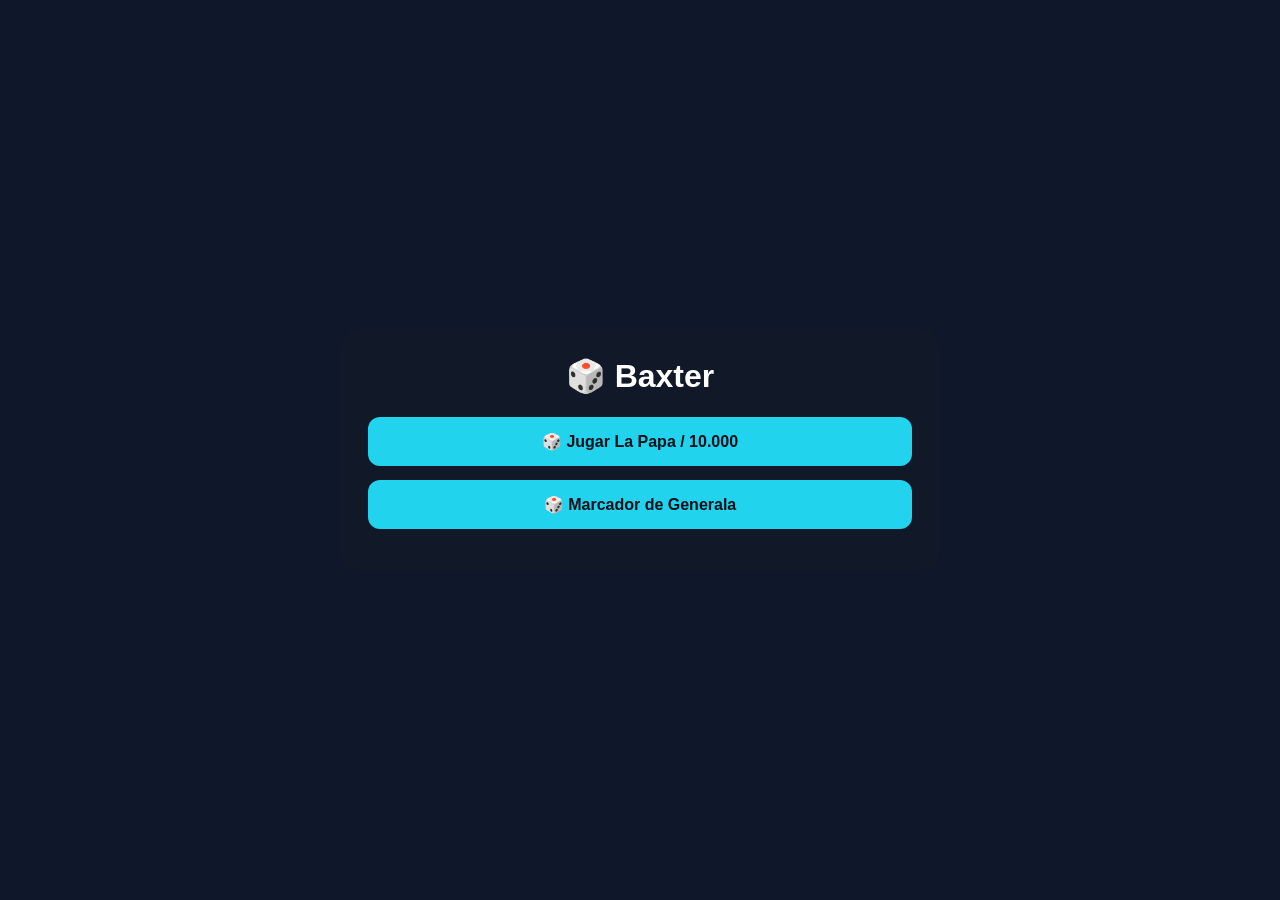
<file: index.html>
<!DOCTYPE html>
<html lang="es">
<head>
    <meta charset="UTF-8">
    <meta name="viewport" content="width=device-width, initial-scale=1.0">
    <title>Baxter</title>
    <style>
        * { box-sizing: border-box; }
        body {
            margin: 0;
            min-height: 100vh;
            display: grid;
            place-items: center;
            padding: 24px;
            font-family: Arial, sans-serif;
            background: #0f172a;
            color: white;
        }
        main {
            width: 100%;
            max-width: 600px;
            padding: 28px;
            background: #111827;
            border-radius: 20px;
            text-align: center;
        }
        h1 { margin-top: 0; }
        a {
            display: block;
            margin: 14px 0;
            padding: 15px;
            border-radius: 12px;
            background: #22d3ee;
            color: #061018;
            text-decoration: none;
            font-weight: bold;
        }
    </style>
</head>
<body>
    <main>
        <h1>🎲 Baxter</h1>
        <a href="contador.html">🎲 Jugar La Papa / 10.000</a>
        <a href="generala.html">🎲 Marcador de Generala</a>
    </main>
</body>
</html>
</file>
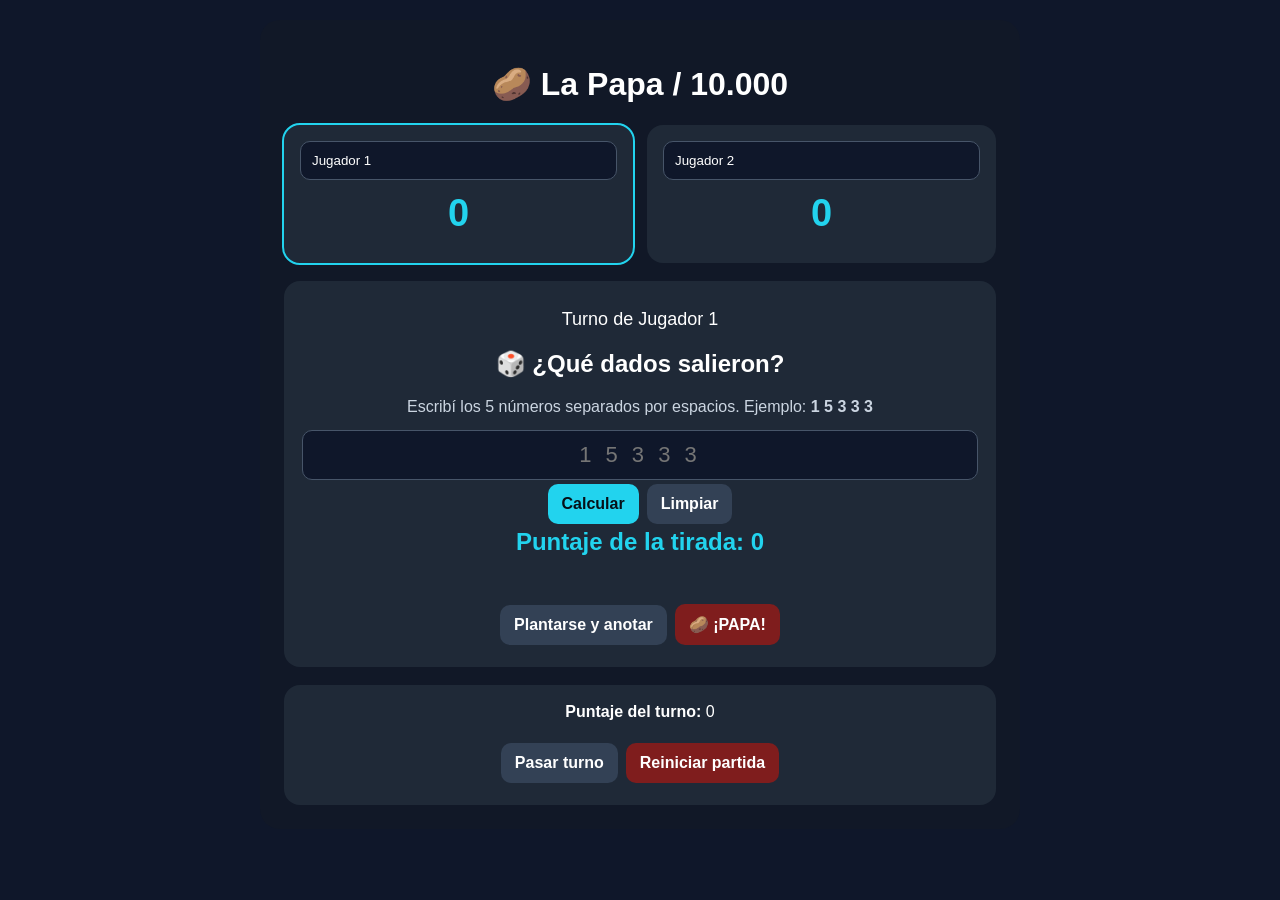
<file: contador.html>
<!DOCTYPE html>
<html lang="es">
<head>
<meta charset="UTF-8"><meta name="viewport" content="width=device-width,initial-scale=1.0">
<title>La Papa / 10.000</title>
<style>
*{box-sizing:border-box}body{margin:0;padding:20px;font-family:Arial,sans-serif;background:#0f172a;color:white}.contenedor{max-width:760px;margin:auto;background:#111827;padding:24px;border-radius:20px}h1,h2{text-align:center}.jugadores{display:grid;grid-template-columns:repeat(2,1fr);gap:14px}.jugador{background:#1f2937;padding:16px;border-radius:16px;text-align:center}.nombre,#entradaDados{width:100%;padding:11px;border:1px solid #475569;border-radius:10px;background:#0f172a;color:white}.puntos{font-size:38px;font-weight:bold;color:#22d3ee;margin:12px 0}.activo{outline:2px solid #22d3ee}.seccion{margin-top:18px;padding:18px;background:#1f2937;border-radius:16px}.ayuda{text-align:center;color:#cbd5e1;margin:8px 0 14px}#entradaDados{font-size:22px;text-align:center;letter-spacing:4px}button{font:inherit;padding:11px 14px;border:0;border-radius:10px;cursor:pointer;font-weight:bold;margin:4px}.principal{background:#22d3ee;color:#061018}.secundario{background:#334155;color:white}.peligro{background:#7f1d1d;color:white}.turno,.resultado,.mensaje{text-align:center}.turno{font-size:18px;margin:10px 0}.resultado{font-size:24px;color:#22d3ee;font-weight:bold}.mensaje{min-height:24px;margin:10px 0}@media(max-width:600px){.jugadores{grid-template-columns:1fr}}
</style>
</head>
<body>
<main class="contenedor">
<h1>🥔 La Papa / 10.000</h1>
<div class="jugadores">
<section class="jugador activo" id="jugador1"><input class="nombre" id="nombre1" value="Jugador 1"><div class="puntos" id="puntos1">0</div></section>
<section class="jugador" id="jugador2"><input class="nombre" id="nombre2" value="Jugador 2"><div class="puntos" id="puntos2">0</div></section>
</div>
<section class="seccion">
<div class="turno" id="turno">Turno de Jugador 1</div>
<h2>🎲 ¿Qué dados salieron?</h2>
<p class="ayuda">Escribí los 5 números separados por espacios. Ejemplo: <b>1 5 3 3 3</b></p>
<input id="entradaDados" inputmode="numeric" maxlength="9" placeholder="1 5 3 3 3" aria-label="Números de los cinco dados">
<div style="text-align:center"><button class="principal" onclick="calcularTirada()">Calcular</button><button class="secundario" onclick="limpiarDados()">Limpiar</button></div>
<div class="resultado" id="resultado">Puntaje de la tirada: 0</div><div class="mensaje" id="mensaje"></div>
<div style="text-align:center"><button class="secundario" onclick="plantarse()">Plantarse y anotar</button><button class="peligro" onclick="papa()">🥔 ¡PAPA!</button></div>
</section>
<section class="seccion"><div style="text-align:center"><strong>Puntaje del turno: </strong><span id="puntajeTurno">0</span><br><br><button class="secundario" onclick="pasarTurno()">Pasar turno</button><button class="peligro" onclick="reiniciar()">Reiniciar partida</button></div></section>
</main>
<script>
const entradaDados=document.getElementById('entradaDados');let puntos=[0,0],jugadorActual=0,turnoPuntos=0,yaEntro=[false,false];
function nombre(){return document.getElementById('nombre'+(jugadorActual+1)).value||'Jugador '+(jugadorActual+1)}
function obtenerDados(){return entradaDados.value.trim().split(/\s+/).map(Number)}
function calcularPuntaje(v){const c=[0,0,0,0,0,0,0];v.forEach(x=>c[x]++);let p=0;
if((c[1]&&c[2]&&c[3]&&c[4]&&c[5])||(c[2]&&c[3]&&c[4]&&c[5]&&c[6]))return 1000;
for(let n=1;n<=6;n++)if(c[n]>=3){p+=n===1?1000:n*100;if(c[n]===4)p+=n===1?1000:n*100;if(c[n]===5)p+=n===1?1000:n*100}
if(c[1]<3)p+=c[1]*100;if(c[5]<3)p+=c[5]*50;return p}
function calcularTirada(){const v=obtenerDados();if(v.length!==5||v.some(x=>!Number.isInteger(x)||x<1||x>6)){document.getElementById('mensaje').textContent='Poné exactamente 5 números del 1 al 6. Ejemplo: 1 5 3 3 3';return}const p=calcularPuntaje(v);document.getElementById('resultado').textContent='Puntaje de la tirada: '+p;if(p===0){document.getElementById('mensaje').textContent='¡PAPA! No salió ningún dado que puntúe. Perdés todo el turno.';turnoPuntos=0;document.getElementById('puntajeTurno').textContent='0';cambiarJugador();return}turnoPuntos+=p;document.getElementById('puntajeTurno').textContent=turnoPuntos;document.getElementById('mensaje').textContent='Sumaste '+p+' al turno. Podés seguir o plantarte.'}
function plantarse(){if(turnoPuntos===0){document.getElementById('mensaje').textContent='Primero conseguí puntos en el turno.';return}if(!yaEntro[jugadorActual]){if(turnoPuntos<750){document.getElementById('mensaje').textContent='Para empezar a anotar necesitás 750 puntos o más en un solo turno.';return}yaEntro[jugadorActual]=true}puntos[jugadorActual]+=turnoPuntos;actualizarMarcador();if(puntos[jugadorActual]>=10000){document.getElementById('mensaje').textContent=nombre()+' llegó a 10.000 y gana la partida. 🏆';document.querySelectorAll('button').forEach(b=>b.disabled=true);return}pasarTurno()}
function papa(){turnoPuntos=0;document.getElementById('puntajeTurno').textContent='0';document.getElementById('resultado').textContent='Puntaje de la tirada: 0';document.getElementById('mensaje').textContent='¡PAPA! Perdés todo lo acumulado en este turno.';limpiarDados();cambiarJugador()}
function pasarTurno(){turnoPuntos=0;document.getElementById('puntajeTurno').textContent='0';document.getElementById('resultado').textContent='Puntaje de la tirada: 0';document.getElementById('mensaje').textContent='';limpiarDados();cambiarJugador()}
function limpiarDados(){entradaDados.value='';entradaDados.focus()}
function cambiarJugador(){jugadorActual=jugadorActual===0?1:0;document.getElementById('jugador1').classList.toggle('activo',jugadorActual===0);document.getElementById('jugador2').classList.toggle('activo',jugadorActual===1);document.getElementById('turno').textContent='Turno de '+nombre()}
function actualizarMarcador(){document.getElementById('puntos1').textContent=puntos[0];document.getElementById('puntos2').textContent=puntos[1]}
function reiniciar(){puntos=[0,0];yaEntro=[false,false];jugadorActual=0;turnoPuntos=0;actualizarMarcador();document.getElementById('puntajeTurno').textContent='0';document.getElementById('resultado').textContent='Puntaje de la tirada: 0';document.getElementById('mensaje').textContent='';document.getElementById('turno').textContent='Turno de '+nombre();document.getElementById('jugador1').classList.add('activo');document.getElementById('jugador2').classList.remove('activo');document.querySelectorAll('button').forEach(b=>b.disabled=false);limpiarDados()}
</script>
</body>
</html>
</file>
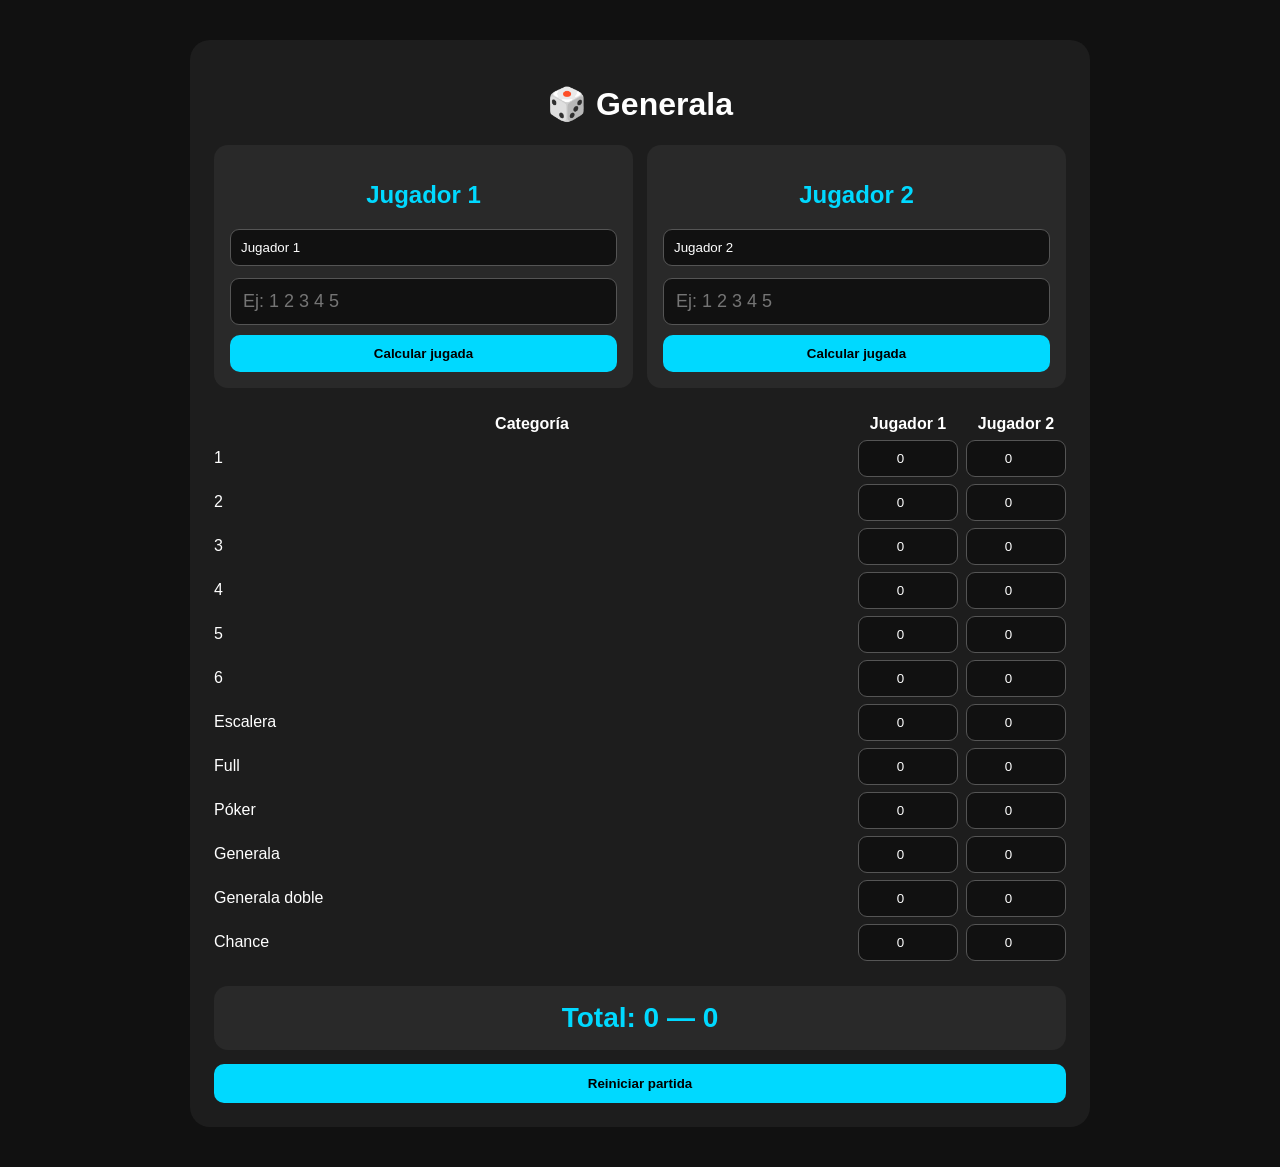
<file: generala.html>
<!DOCTYPE html>
<html lang="es">
<head>
<meta charset="UTF-8">
<meta name="viewport" content="width=device-width, initial-scale=1.0">
<title>Generala</title>
<style>
*{box-sizing:border-box}body{margin:0;font-family:Arial,sans-serif;background:#111;color:#fff;padding:20px}.contenedor{max-width:900px;margin:20px auto;background:#1d1d1d;padding:24px;border-radius:20px}h1{text-align:center}.jugadores{display:grid;grid-template-columns:1fr 1fr;gap:14px}.jugador{background:#292929;padding:16px;border-radius:14px}.jugador h2{text-align:center;color:#00d9ff}.nombre{width:100%;padding:10px;border-radius:9px;border:1px solid #555;background:#111;color:#fff;margin-bottom:12px}.dados{width:100%;padding:12px;border-radius:9px;border:1px solid #555;background:#111;color:#fff;font-size:18px}.calcular{width:100%;margin-top:10px;padding:11px;border:0;border-radius:10px;background:#00d9ff;color:#000;font-weight:bold;cursor:pointer}.tablero{margin-top:20px;overflow-x:auto}.fila{display:grid;grid-template-columns:1fr 100px 100px;gap:8px;margin:7px 0;align-items:center}.fila input{width:100%;padding:10px;border-radius:9px;border:1px solid #555;background:#111;color:#fff;text-align:center}.total{margin-top:18px;padding:16px;background:#292929;border-radius:14px;text-align:center;font-size:28px;font-weight:bold;color:#00d9ff}.reiniciar{width:100%;margin-top:14px;padding:12px;border:0;border-radius:10px;background:#00d9ff;color:#000;font-weight:bold;cursor:pointer}.encabezado{font-weight:bold;text-align:center}@media(max-width:650px){.jugadores{grid-template-columns:1fr}.fila{grid-template-columns:1fr 85px 85px}}
</style>
</head>
<body>
<main class="contenedor">
<h1>🎲 Generala</h1>
<div class="jugadores">
<div class="jugador">
<h2>Jugador 1</h2>
<input id="nombre1" class="nombre" value="Jugador 1">
<input id="dados1" class="dados" placeholder="Ej: 1 2 3 4 5">
<button class="calcular" onclick="calcular(1)">Calcular jugada</button>
</div>
<div class="jugador">
<h2>Jugador 2</h2>
<input id="nombre2" class="nombre" value="Jugador 2">
<input id="dados2" class="dados" placeholder="Ej: 1 2 3 4 5">
<button class="calcular" onclick="calcular(2)">Calcular jugada</button>
</div>
</div>
<div class="tablero">
<div class="fila encabezado"><span>Categoría</span><span>Jugador 1</span><span>Jugador 2</span></div>
<div class="fila"><span>1</span><input id="j1_1" type="number" min="0" value="0"><input id="j2_1" type="number" min="0" value="0"></div>
<div class="fila"><span>2</span><input id="j1_2" type="number" min="0" value="0"><input id="j2_2" type="number" min="0" value="0"></div>
<div class="fila"><span>3</span><input id="j1_3" type="number" min="0" value="0"><input id="j2_3" type="number" min="0" value="0"></div>
<div class="fila"><span>4</span><input id="j1_4" type="number" min="0" value="0"><input id="j2_4" type="number" min="0" value="0"></div>
<div class="fila"><span>5</span><input id="j1_5" type="number" min="0" value="0"><input id="j2_5" type="number" min="0" value="0"></div>
<div class="fila"><span>6</span><input id="j1_6" type="number" min="0" value="0"><input id="j2_6" type="number" min="0" value="0"></div>
<div class="fila"><span>Escalera</span><input id="j1_escalera" type="number" min="0" value="0"><input id="j2_escalera" type="number" min="0" value="0"></div>
<div class="fila"><span>Full</span><input id="j1_full" type="number" min="0" value="0"><input id="j2_full" type="number" min="0" value="0"></div>
<div class="fila"><span>Póker</span><input id="j1_poker" type="number" min="0" value="0"><input id="j2_poker" type="number" min="0" value="0"></div>
<div class="fila"><span>Generala</span><input id="j1_generala" type="number" min="0" value="0"><input id="j2_generala" type="number" min="0" value="0"></div>
<div class="fila"><span>Generala doble</span><input id="j1_doble" type="number" min="0" value="0"><input id="j2_doble" type="number" min="0" value="0"></div>
<div class="fila"><span>Chance</span><input id="j1_chance" type="number" min="0" value="0"><input id="j2_chance" type="number" min="0" value="0"></div>
</div>
<div class="total">Total: <span id="total1">0</span> — <span id="total2">0</span></div>
<button class="reiniciar" onclick="reiniciar()">Reiniciar partida</button>
</main>
<script>
const categorias=['1','2','3','4','5','6','escalera','full','poker','generala','doble','chance'];
function obtenerDados(n){return document.getElementById('dados'+n).value.trim().split(/\s+/).map(Number).filter(x=>Number.isInteger(x)&&x>=1&&x<=6)}
function calcular(n){
 const d=obtenerDados(n); if(d.length!==5){alert('Ingresá exactamente 5 dados, por ejemplo: 1 2 3 4 5');return}
 const c=[0,0,0,0,0,0,0]; d.forEach(x=>c[x]++);
 for(let i=1;i<=6;i++) document.getElementById('j'+n+'_'+i).value=c[i]*i;
 const orden=d.slice().sort((a,b)=>a-b).join('');
 const escalera=orden==='12345'||orden==='23456';
 const full=c.includes(3)&&c.includes(2);
 const poker=c.some(x=>x===4);
 const generala=c.some(x=>x===5);
 const chance=d.reduce((a,b)=>a+b,0);
 document.getElementById('j'+n+'_escalera').value=escalera?20:0;
 document.getElementById('j'+n+'_full').value=full?30:0;
 document.getElementById('j'+n+'_poker').value=poker?40:0;
 document.getElementById('j'+n+'_generala').value=generala?50:0;
 document.getElementById('j'+n+'_doble').value=0;
 document.getElementById('j'+n+'_chance').value=chance;
 actualizar();
}
function actualizar(){for(let n=1;n<=2;n++){let total=0;categorias.forEach(c=>{total+=Number(document.getElementById('j'+n+'_'+c).value)||0});document.getElementById('total'+n).textContent=total}}
document.querySelectorAll('input[type=number]').forEach(i=>i.addEventListener('input',actualizar));
function reiniciar(){document.querySelectorAll('input[type=number]').forEach(i=>i.value=0);document.getElementById('dados1').value='';document.getElementById('dados2').value='';actualizar()}
</script>
</body>
</html>
</file>
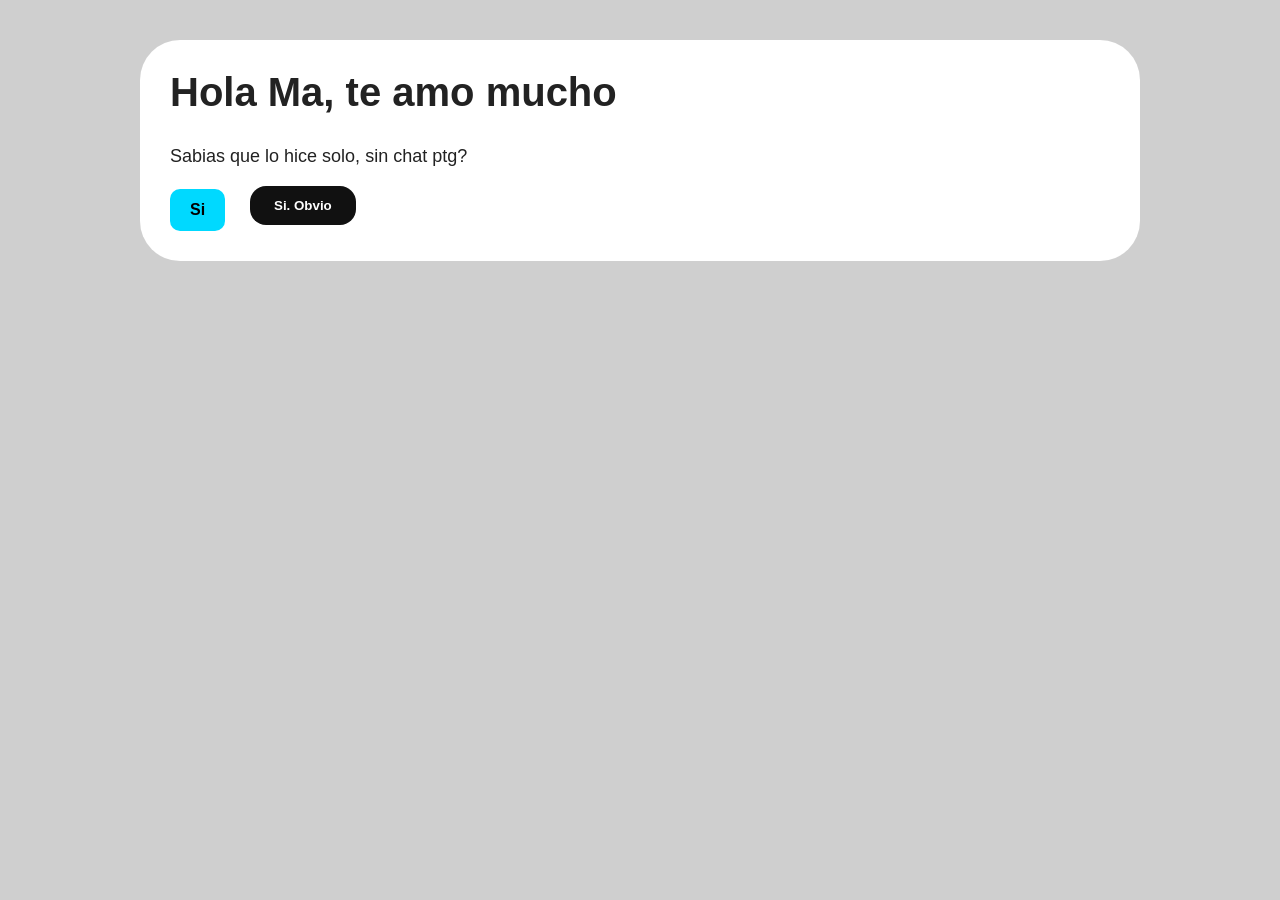
<file: presentation.html>
<!DOCTYPE html>
<html lang="es"><head>
    <meta charset="UTF-8">
    <meta name="viewport" content="width=device-width, initial-scale=1.0">

    <title>Mi página</title>

    <style>
        * {
            box-sizing: border-box;
        }

        body {
            margin: 0;
            font-family: Arial, sans-serif;
            background: #f2f2f2;
            color: #222;
        }

        .contenedor {
            width: 90%;
            max-width: 1000px;
            margin: 40px auto;
            background: white;
            padding: 30px;
            border-radius: 15px;
        }

        h1 {
            margin-top: 0;
            font-size: 40px;
        }

        p {
            font-size: 18px;
            line-height: 1.6;
        }

        .boton {
            display: inline-block;
            padding: 12px 20px;
            background: #00d9ff;
            color: #000;
            text-decoration: none;
            border-radius: 10px;
            font-weight: bold;
        }
    </style>
</head>

<body style="background: rgb(207, 207, 207);">

    <main class="contenedor" style="border-radius: 40px;">

        <h1>Hola Ma, te amo mucho
</h1>

        <p>Sabias que lo hice solo, sin chat ptg? 
        </p>

        <a href="#" class="boton" style="border-radius: 10px;">
            Si
        </a>

    </main>


<p style="font-size:18px;line-height:1.5;max-width:640px"></p><button style="padding: 12px 24px; border-radius: 16px; background: rgb(17, 17, 17); color: rgb(255, 255, 255); border: none; font-weight: 600; cursor: pointer; transform: translate(250px, -115px);">Si. Obvio </button></body></html>
</file>
